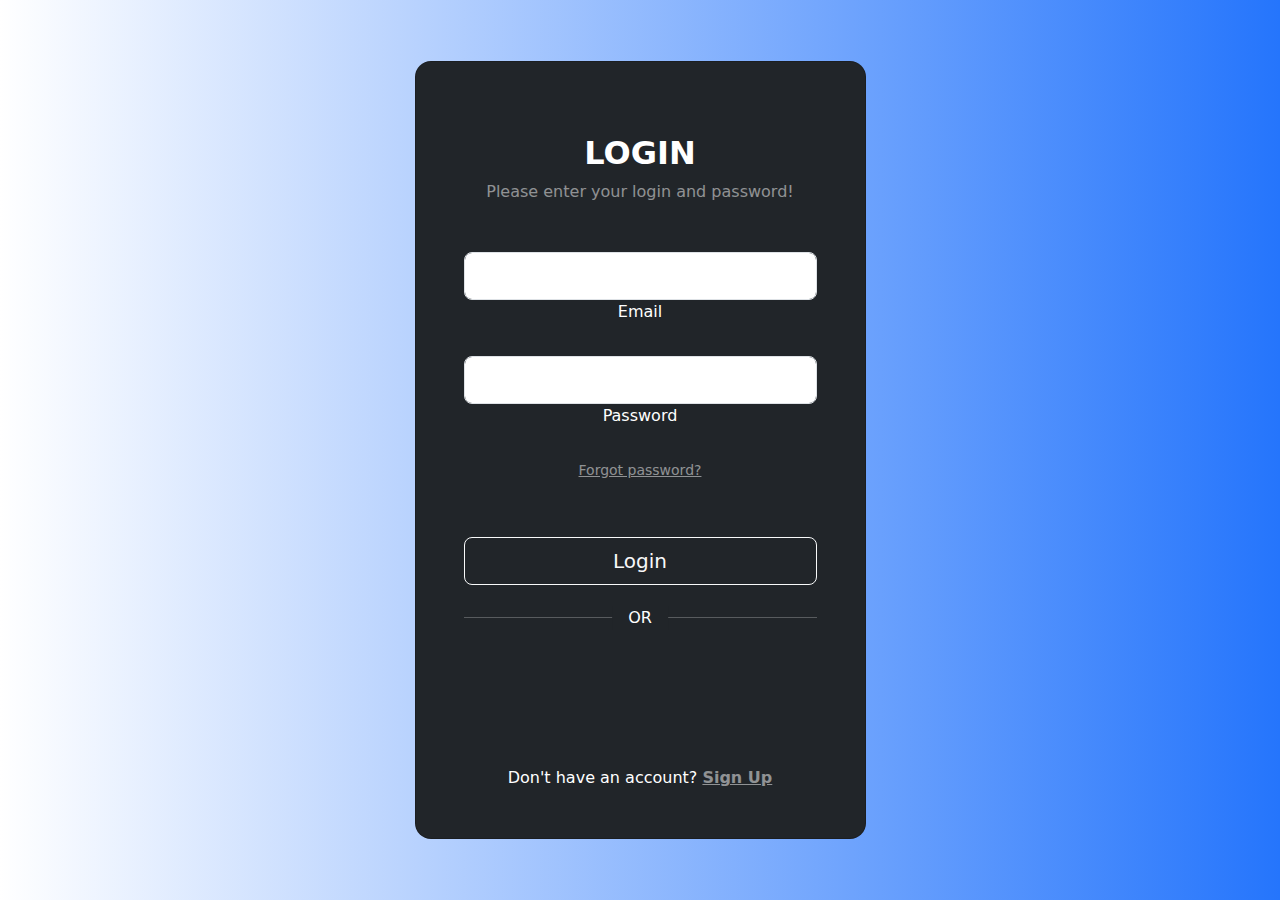
<file: index.html>
<!DOCTYPE html>
<html lang="es">

<head>
    <meta charset="UTF-8">
    <meta name="viewport" content="width=device-width, initial-scale=1.0">
    <link href="https://cdn.jsdelivr.net/npm/bootstrap@5.3.3/dist/css/bootstrap.min.css" rel="stylesheet"
        integrity="sha384-QWTKZyjpPEjISv5WaRU9OFeRpok6YctnYmDr5pNlyT2bRjXh0JMhjY6hW+ALEwIH" crossorigin="anonymous">
    <link rel="stylesheet" href="css/index.css">
    <title>KidsTube</title>
    <!-- Add Google Sign-In API script -->
    <script src="https://accounts.google.com/gsi/client" async defer></script>
</head>

<body>
    <section class="vh-100 gradient-custom">
        <div class="container py-5 h-100">
          <div class="row d-flex justify-content-center align-items-center h-100">
            <div class="col-12 col-md-8 col-lg-6 col-xl-5">
              <div class="card bg-dark text-white" style="border-radius: 1rem;">
                <div class="card-body p-5 text-center">
      
                  <div class="mb-md-5 mt-md-4 pb-5">
      
                    <h2 class="fw-bold mb-2 text-uppercase">Login</h2>
                    <p class="text-white-50 mb-5">Please enter your login and password!</p>
      
                    <div data-mdb-input-init class="form-outline form-white mb-4">
                      <input type="email" id="email" class="form-control form-control-lg" />
                      <label class="form-label" for="email">Email</label>
                    </div>
      
                    <div data-mdb-input-init class="form-outline form-white mb-4">
                      <input type="password" id="password" class="form-control form-control-lg" />
                      <label class="form-label" for="password">Password</label>
                    </div>
      
                    <p class="small mb-5 pb-lg-2"><a class="text-white-50" href="#!">Forgot password?</a></p>
      
                    <button class="btn btn-outline-light btn-lg px-5 mb-3 w-100" type="button" onclick="loginUser()">Login</button>

                    <!-- Google Sign-In Button -->
                    <div class="my-3 position-relative">
                      <hr class="text-white">
                      <span class="position-absolute top-50 start-50 translate-middle px-3 bg-dark text-white">OR</span>
                    </div>
                    
                    <div id="g_id_onload"
                         data-client_id="YOUR_GOOGLE_CLIENT_ID"
                         data-context="signin"
                         data-callback="handleGoogleSignIn"
                         data-auto_select="false"
                         data-itp_support="true">
                    </div>
                    
                    <div class="g_id_signin"
                         data-type="standard"
                         data-size="large"
                         data-theme="outline"
                         data-text="sign_in_with"
                         data-shape="rectangular"
                         data-logo_alignment="center"
                         data-width="100%">
                    </div>
                    
                    <div class="d-flex justify-content-center text-center mt-4 pt-1">
                      <a href="#!" class="text-white"><i class="fab fa-facebook-f fa-lg"></i></a>
                      <a href="#!" class="text-white"><i class="fab fa-twitter fa-lg mx-4 px-2"></i></a>
                      <a href="#!" class="text-white"><i class="fab fa-google fa-lg"></i></a>
                    </div>
                  </div>
      
                  <div>
                    <p class="mb-0">Don't have an account? <a href="./views/register.html" class="text-white-50 fw-bold">Sign Up</a>
                    </p>
                  </div>
      
                </div>
              </div>
            </div>
          </div>
        </div>
      </section>
      
      <!-- Bootstrap JS for modals -->
      <script src="https://cdn.jsdelivr.net/npm/bootstrap@5.3.3/dist/js/bootstrap.bundle.min.js"></script>
      <script src="scripts/loginUser.js"></script>
      <script src="scripts/googleAuth.js"></script>
</body>

</html>
</file>
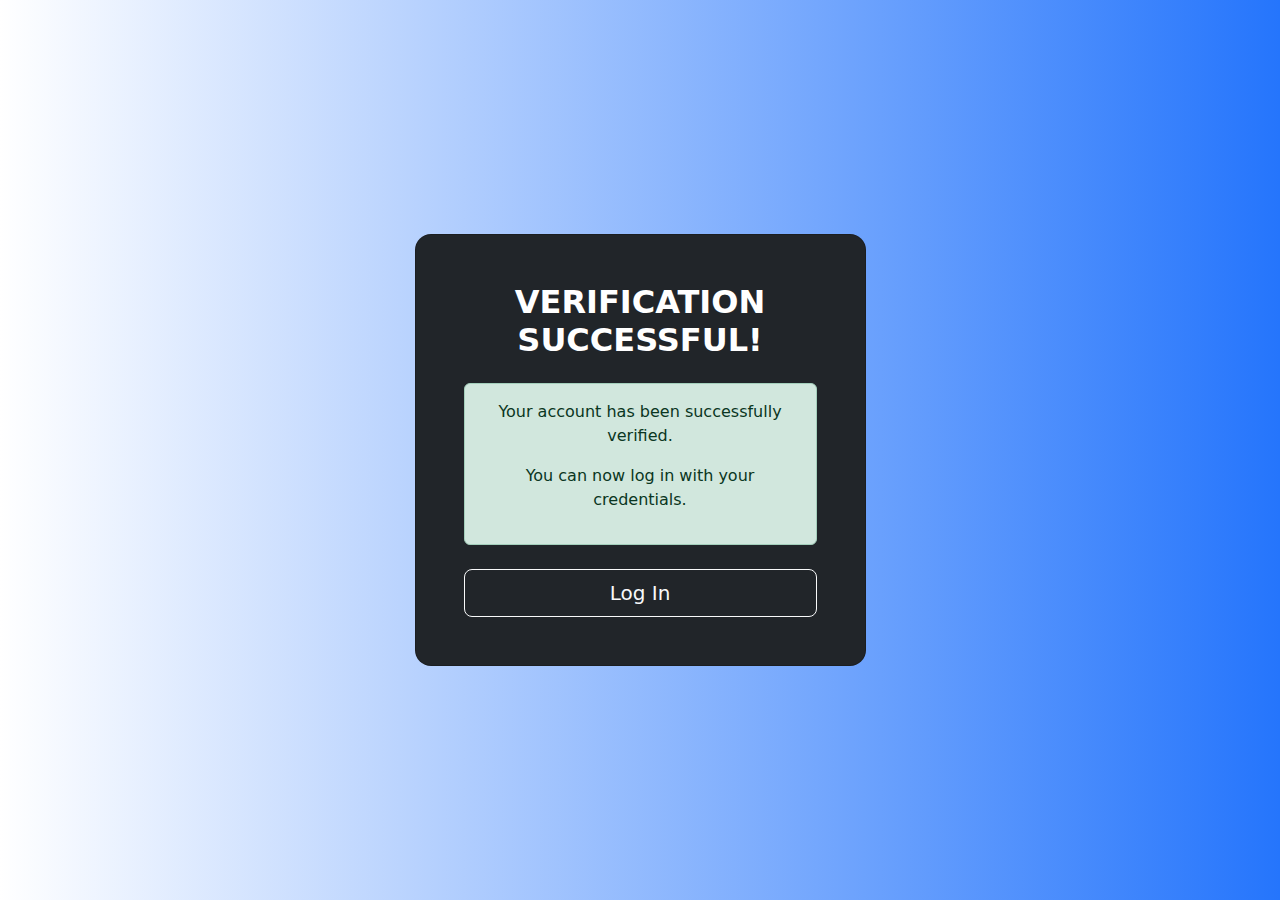
<file: verified.html>
<!DOCTYPE html>
<html lang="en">

<head>
    <meta charset="UTF-8">
    <meta name="viewport" content="width=device-width, initial-scale=1.0">
    <link href="https://cdn.jsdelivr.net/npm/bootstrap@5.3.3/dist/css/bootstrap.min.css" rel="stylesheet"
        integrity="sha384-QWTKZyjpPEjISv5WaRU9OFeRpok6YctnYmDr5pNlyT2bRjXh0JMhjY6hW+ALEwIH" crossorigin="anonymous">
    <link rel="stylesheet" href="css/index.css">
    <title>Account Verified - KidsTube</title>
</head>

<body>
    <section class="vh-100 gradient-custom">
        <div class="container py-5 h-100">
            <div class="row d-flex justify-content-center align-items-center h-100">
                <div class="col-12 col-md-8 col-lg-6 col-xl-5">
                    <div class="card bg-dark text-white" style="border-radius: 1rem;">
                        <div class="card-body p-5 text-center">
                            <h2 class="fw-bold mb-4 text-uppercase">Verification Successful!</h2>
                            
                            <div class="alert alert-success mb-4">
                                <i class="fas fa-check-circle fa-3x mb-3"></i>
                                <p>Your account has been successfully verified.</p>
                                <p id="userEmail"></p>
                                <p>You can now log in with your credentials.</p>
                            </div>

                            <a href="index.html" class="btn btn-outline-light btn-lg px-5 w-100">
                                Log In
                            </a>
                        </div>
                    </div>
                </div>
            </div>
        </div>
    </section>
    
    <script>
        document.addEventListener('DOMContentLoaded', function() {
            // Get email from URL query parameter
            const params = new URLSearchParams(window.location.search);
            const email = params.get('email');
            const verified = params.get('verified');
            
            if (email && verified === 'true') {
                document.getElementById('userEmail').textContent = `Email: ${email}`;
            }
        });
    </script>
</body>
</html>
</file>
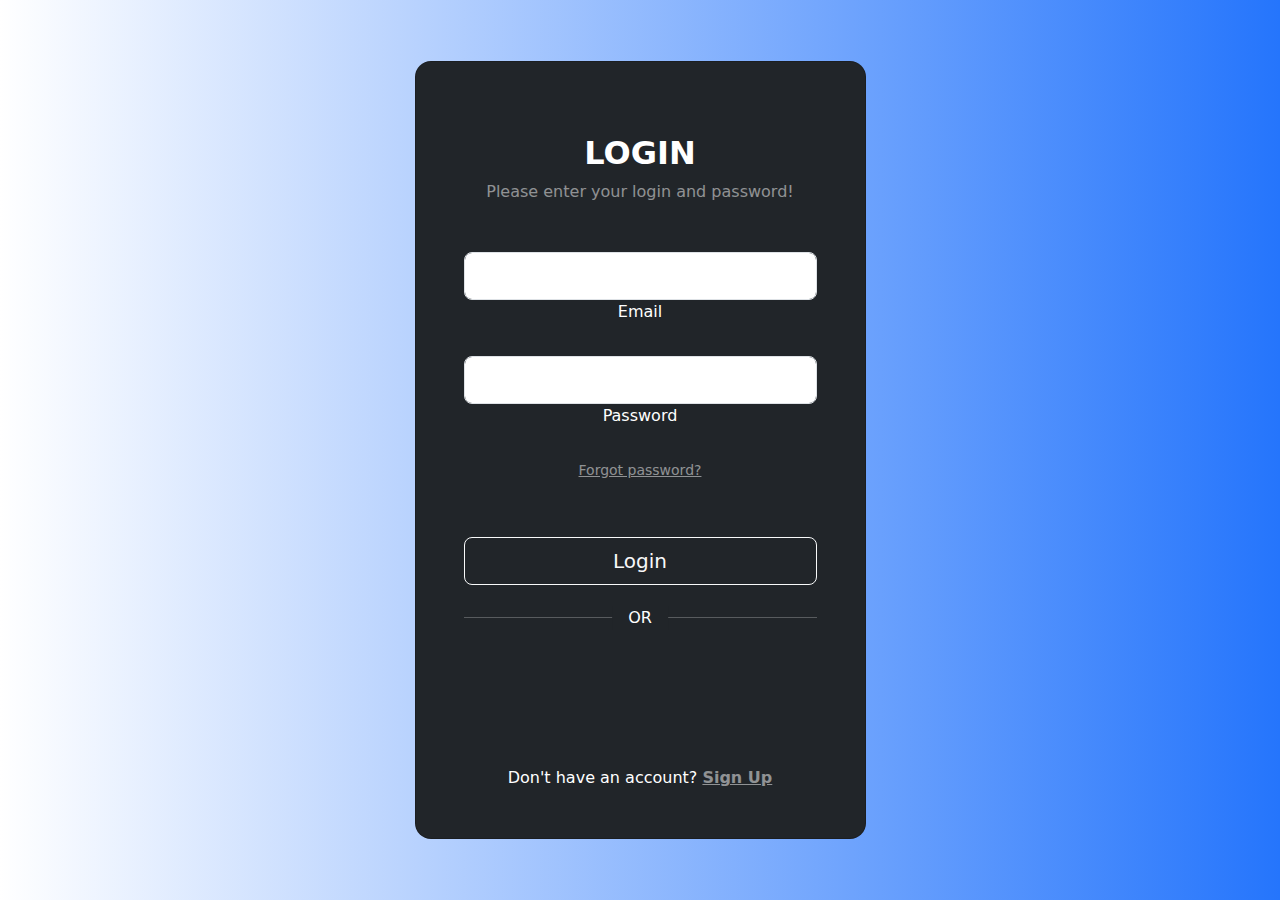
<file: views/complete-profile.html>
<!DOCTYPE html>
<html lang="en">
<head>
    <meta charset="UTF-8">
    <meta name="viewport" content="width=device-width, initial-scale=1.0">
    <link href="https://cdn.jsdelivr.net/npm/bootstrap@5.3.3/dist/css/bootstrap.min.css" rel="stylesheet">
    <link rel="stylesheet" href="../css/index.css">
    <title>Complete Your Profile - KidsTube</title>
</head>
<body>
    <section class="vh-100 gradient-custom">
        <div class="container py-5 h-100">
            <div class="row d-flex justify-content-center align-items-center h-100">
                <div class="col-12 col-md-10 col-lg-8 col-xl-6">
                    <div class="card bg-dark text-white" style="border-radius: 1rem;">
                        <div class="card-body p-5 text-center">
                            <h2 class="fw-bold mb-4 text-uppercase">Complete Your Profile</h2>
                            <p class="text-white-50 mb-4">Please provide the following information to complete your registration</p>

                            <form id="completeProfileForm">
                                <div class="row">
                                    <div class="col-md-6">
                                        <div class="form-outline form-white mb-4">
                                            <input type="tel" id="phone" class="form-control" required />
                                            <label class="form-label" for="phone">Phone Number *</label>
                                        </div>
                                    </div>
                                    <div class="col-md-6">
                                        <div class="form-outline form-white mb-4">
                                            <input type="date" id="birthDate" class="form-control" required />
                                            <label class="form-label" for="birthDate">Date of Birth *</label>
                                        </div>
                                    </div>
                                </div>

                                <div class="form-outline form-white mb-4">
                                    <label class="form-label" for="country">Country *</label>
                                    <select class="form-select" id="country" required>
                                        <option value="" disabled selected>Select your country</option>
                                        <!-- Countries will be loaded dynamically -->
                                    </select>
                                </div>

                                <div class="form-outline form-white mb-4">
                                    <input type="password" id="pin" class="form-control" required maxlength="6" />
                                    <label class="form-label" for="pin">PIN (6 digits) *</label>
                                    <small class="form-text text-light">Create a 6-digit PIN for administrative access</small>
                                </div>

                                <button id="submitBtn" class="btn btn-outline-light btn-lg px-5 w-100" type="button" onclick="completeProfile()">
                                    Complete Registration
                                </button>
                            </form>
                        </div>
                    </div>
                </div>
            </div>
        </div>
    </section>

    <script src="https://cdn.jsdelivr.net/npm/bootstrap@5.3.3/dist/js/bootstrap.bundle.min.js"></script>
    <script src="../scripts/completeProfile.js"></script>
</body>
</html>
</file>
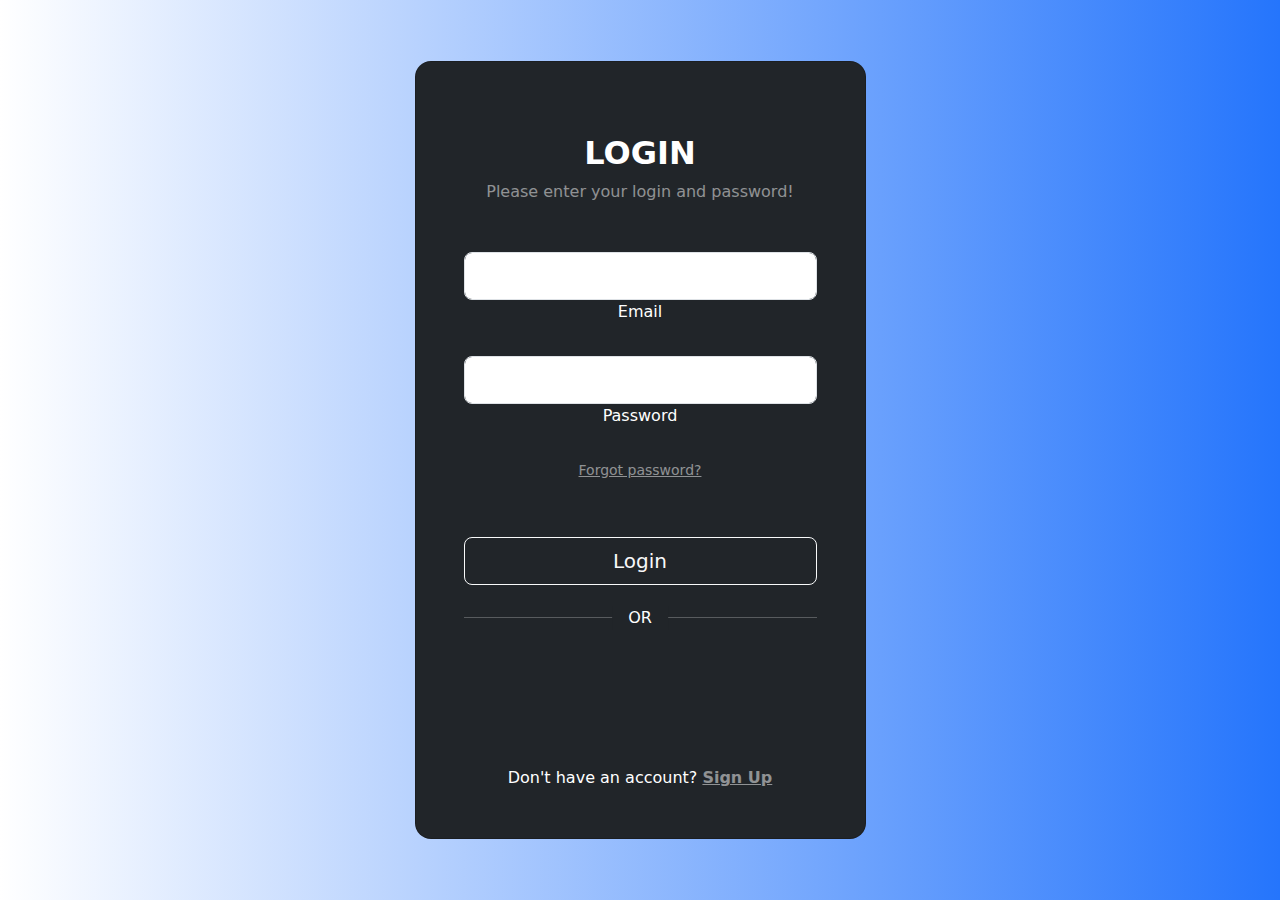
<file: views/playlist-videos.html>
<!DOCTYPE html>
<html lang="en">
<head>
    <meta charset="UTF-8">
    <meta name="viewport" content="width=device-width, initial-scale=1.0">
    <title>Playlist Videos</title>
    <!-- Add the auth script before any other scripts -->
    <script src="../utils/auth.js"></script>
    <link href="https://cdn.jsdelivr.net/npm/bootstrap@5.3.0/dist/css/bootstrap.min.css" rel="stylesheet">
</head>
<body>
    <!-- Navbar placeholder -->
    <div id="navbar-placeholder"></div>

    <!-- Main Container -->
    <div class="container mt-4">
        <div class="d-flex justify-content-between align-items-center mb-4">
            <h2 id="playlistName">Playlist Videos</h2>
            <a href="playlist.html" class="btn btn-secondary">Back to Playlists</a>
        </div>
        
        <button class="btn btn-primary mb-3" data-bs-toggle="modal" data-bs-target="#addVideoModal">Add Video to Playlist</button>
        
        <div class="row" id="videosContainer">
            <!-- Videos will be populated dynamically -->
            <div class="col-12 text-center" id="noVideosMessage">
                <div class="alert alert-info">No videos in this playlist. Click "Add Video to Playlist" to add videos.</div>
            </div>
        </div>
    </div>

    <!-- Add Video Modal -->
    <div class="modal fade" id="addVideoModal" tabindex="-1" aria-labelledby="addVideoModalLabel" aria-hidden="true">
        <div class="modal-dialog">
            <div class="modal-content">
                <div class="modal-header">
                    <h5 class="modal-title" id="addVideoModalLabel">Add Video to Playlist</h5>
                    <button type="button" class="btn-close" data-bs-dismiss="modal" aria-label="Close"></button>
                </div>
                <div class="modal-body">
                    <div class="form-group mb-3">
                        <label for="videoSelect">Select Video</label>
                        <select class="form-select" id="videoSelect">
                            <!-- Available videos will be populated dynamically -->
                        </select>
                    </div>
                    <div class="text-center">
                        <h6>- OR -</h6>
                    </div>
                    <div class="form-group mb-3">
                        <label for="newVideoName">Add New Video</label>
                        <input type="text" class="form-control mb-2" id="newVideoName" placeholder="Video Name">
                        <input type="url" class="form-control mb-2" id="newVideoUrl" placeholder="YouTube URL">
                        <textarea class="form-control" id="newVideoDescription" placeholder="Description (optional)"></textarea>
                    </div>
                </div>
                <div class="modal-footer">
                    <button type="button" class="btn btn-secondary" data-bs-dismiss="modal">Cancel</button>
                    <button type="button" class="btn btn-primary" onclick="addVideoToPlaylist()">Add to Playlist</button>
                </div>
            </div>
        </div>
    </div>
    <script src="../components/navbar.js"></script>
    <script src="../scripts/playlist-videos.js"></script>
    <script src="https://cdn.jsdelivr.net/npm/bootstrap@5.3.0/dist/js/bootstrap.bundle.min.js"></script>
</body>
</html>
</file>
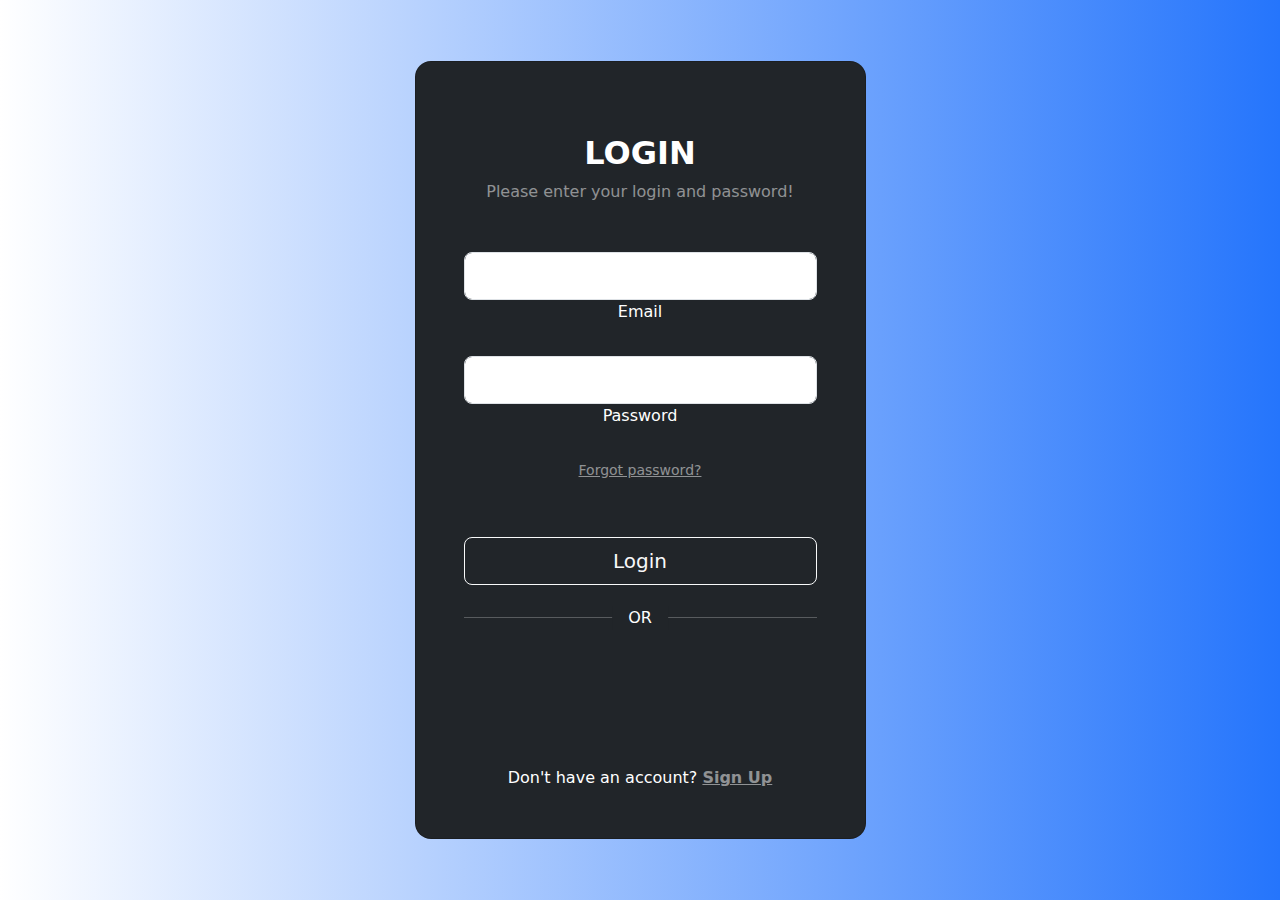
<file: views/playlist.html>
<!DOCTYPE html>
<html lang="en">
<head>
    <meta charset="UTF-8">
    <meta name="viewport" content="width=device-width, initial-scale=1.0">
    <title>Playlist Management</title>
    <!-- Add the auth script before any other scripts -->
    <script src="../utils/auth.js"></script>
    <link href="https://cdn.jsdelivr.net/npm/bootstrap@5.3.0/dist/css/bootstrap.min.css" rel="stylesheet">
</head>
<body>
    <!-- Navbar placeholder -->
    <div id="navbar-placeholder"></div>

    <!-- Main Container -->
    <div class="container mt-4">
        <h2 class="mb-4">Playlist Management</h2>
        <button class="btn btn-primary mb-3" data-bs-toggle="modal" data-bs-target="#playlistModal">Add New Playlist</button>
        
        <!-- Playlist Table -->
        <table class="table table-bordered">
            <thead class="table-dark">
                <tr>
                    <th>Name</th>
                    <th>Associated Profiles</th>
                    <th>Total Videos</th>
                    <th>Actions</th>
                </tr>
            </thead>
            <tbody id="playlistTable">
                <!-- Playlists will be populated dynamically -->
            </tbody>
        </table>
    </div>

    <!-- Playlist Modal -->
    <div class="modal fade" id="playlistModal" tabindex="-1" aria-labelledby="playlistModalLabel" aria-hidden="true">
        <div class="modal-dialog">
            <div class="modal-content">
                <div class="modal-header">
                    <h5 class="modal-title" id="playlistModalLabel">Add/Edit Playlist</h5>
                    <button type="button" class="btn-close" data-bs-dismiss="modal"></button>
                </div>
                <div class="modal-body">
                    <form>
                        <input type="hidden" id="playlistId">
                        <div class="mb-3">
                            <label class="form-label">Playlist Name *</label>
                            <input type="text" class="form-control" id="name" required>
                        </div>
                        <div class="mb-3">
                            <label class="form-label">Associated Profiles *</label>
                            <select multiple class="form-select" id="profiles" required>
                                <!-- Profiles will be populated dynamically -->
                            </select>
                            <small class="form-text text-muted">Hold Ctrl/Cmd to select multiple profiles</small>
                        </div>
                        <button type="button" class="btn btn-success" onclick="createPlaylist()">Save</button>
                    </form>
                </div>
            </div>
        </div>
    </div>

    <script src="../components/navbar.js"></script>
    <script src="../scripts/playlists.js"></script>
    <script src="https://cdn.jsdelivr.net/npm/bootstrap@5.3.0/dist/js/bootstrap.bundle.min.js"></script>
</body>
</html>
</file>
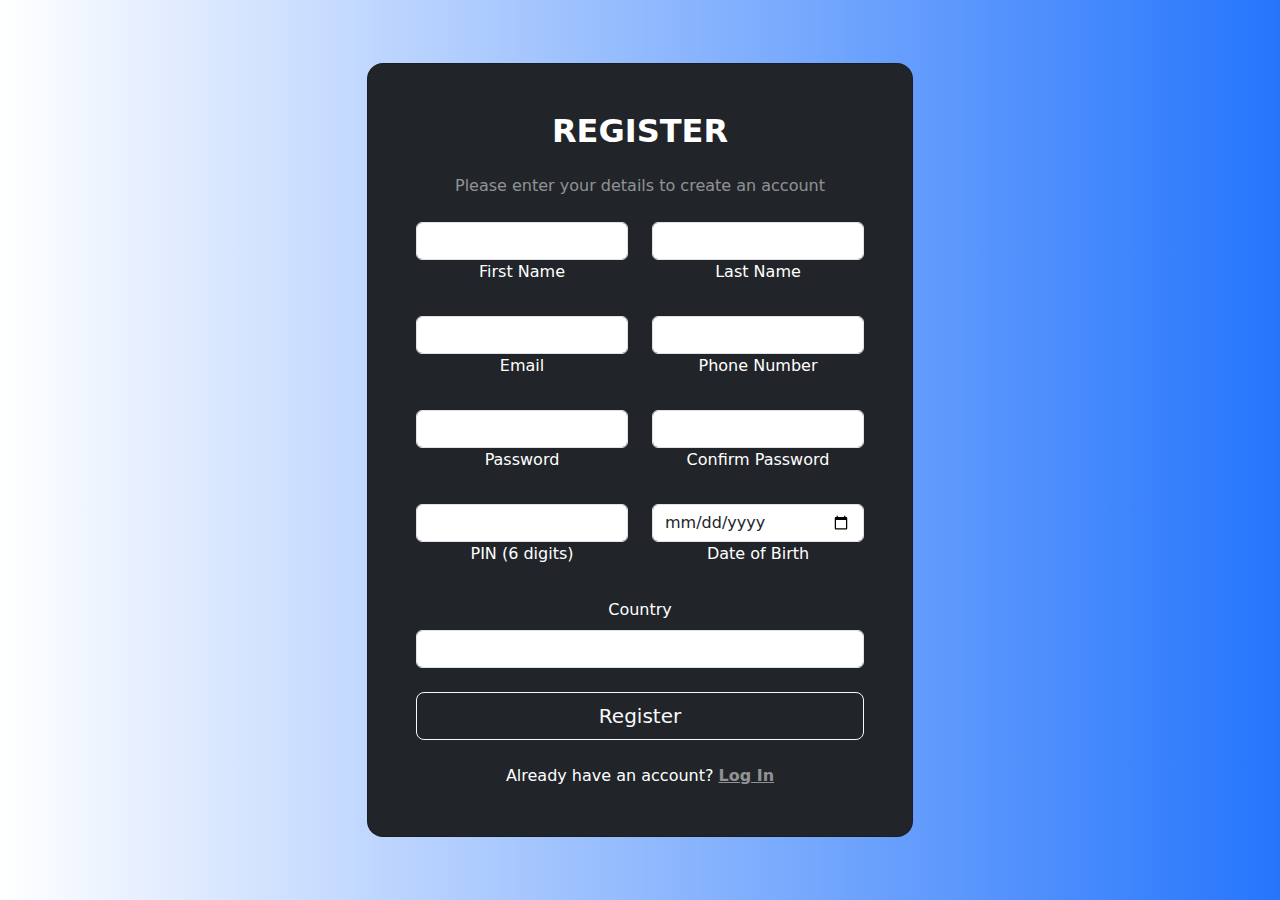
<file: views/register.html>
<!DOCTYPE html>
<html lang="en">

<head>
    <meta charset="UTF-8">
    <meta name="viewport" content="width=device-width, initial-scale=1.0">
    <link href="https://cdn.jsdelivr.net/npm/bootstrap@5.3.3/dist/css/bootstrap.min.css" rel="stylesheet"
        integrity="sha384-QWTKZyjpPEjISv5WaRU9OFeRpok6YctnYmDr5pNlyT2bRjXh0JMhjY6hW+ALEwIH" crossorigin="anonymous">
    <link rel="stylesheet" href="../css/index.css">
    <title>Register - KidsTube</title>
</head>

<body>
    <section class="vh-100 gradient-custom">
        <div class="container py-5 h-100">
            <div class="row d-flex justify-content-center align-items-center h-100">
                <div class="col-12 col-md-10 col-lg-8 col-xl-6">
                    <div class="card bg-dark text-white" style="border-radius: 1rem;">
                        <div class="card-body p-5 text-center">

                            <h2 class="fw-bold mb-4 text-uppercase">Register</h2>
                            <p class="text-white-50 mb-4">Please enter your details to create an account</p>

                            <form action="" method="post">
                                <div class="row">
                                    <div class="col-md-6">
                                        <div class="form-outline form-white mb-4">
                                            <input type="text" id="firstName" class="form-control" required />
                                            <label class="form-label" for="firstName">First Name</label>
                                        </div>
                                    </div>
                                    <div class="col-md-6">
                                        <div class="form-outline form-white mb-4">
                                            <input type="text" id="lastName" class="form-control" required />
                                            <label class="form-label" for="lastName">Last Name</label>
                                        </div>
                                    </div>
                                </div>

                                <div class="row">
                                    <div class="col-md-6">
                                        <div class="form-outline form-white mb-4">
                                            <input type="email" id="email" class="form-control" required />
                                            <label class="form-label" for="email">Email</label>
                                        </div>
                                    </div>
                                    <div class="col-md-6">
                                        <div class="form-outline form-white mb-4">
                                            <input type="tel" id="phone" class="form-control" required />
                                            <label class="form-label" for="phone">Phone Number</label>
                                        </div>
                                    </div>
                                </div>

                                <div class="row">
                                    <div class="col-md-6">
                                        <div class="form-outline form-white mb-4">
                                            <input type="password" id="password" class="form-control" required />
                                            <label class="form-label" for="password">Password</label>
                                        </div>
                                    </div>
                                    <div class="col-md-6">
                                        <div class="form-outline form-white mb-4">
                                            <input type="password" id="confirmPassword" class="form-control" required />
                                            <label class="form-label" for="confirmPassword">Confirm Password</label>
                                        </div>
                                    </div>
                                </div>

                                <div class="row">
                                    <div class="col-md-6">
                                        <div class="form-outline form-white mb-4">
                                            <input type="text" id="pin" class="form-control" required maxlength="6" />
                                            <label class="form-label" for="pin">PIN (6 digits)</label>
                                        </div>
                                    </div>
                                    <div class="col-md-6">
                                        <div class="form-outline form-white mb-4">
                                            <input type="date" id="birthDate" class="form-control" required />
                                            <label class="form-label" for="birthDate">Date of Birth</label>
                                        </div>
                                    </div>
                                </div>

                                <div class="form-outline form-white mb-4">
                                    <label class="form-label" for="country">Country</label>
                                    <select class="form-select" id="country" required>
                                        <option value="" disabled selected>Select your country</option>
                                        <!-- Countries will be loaded dynamically -->
                                    </select>
                                </div>
                                <button class="btn btn-outline-light btn-lg px-5 w-100" type="button" onclick="registerUser()">Register</button>
                            </form>

                            <div class="mt-4">
                                <p class="mb-0">Already have an account? <a href="../index.html" class="text-white-50 fw-bold">Log In</a></p>
                            </div>

                        </div>
                    </div>
                </div>
            </div>
        </div>
    </section>
    <script src="../scripts/registerUser.js"></script>
</body>
</html>
</file>
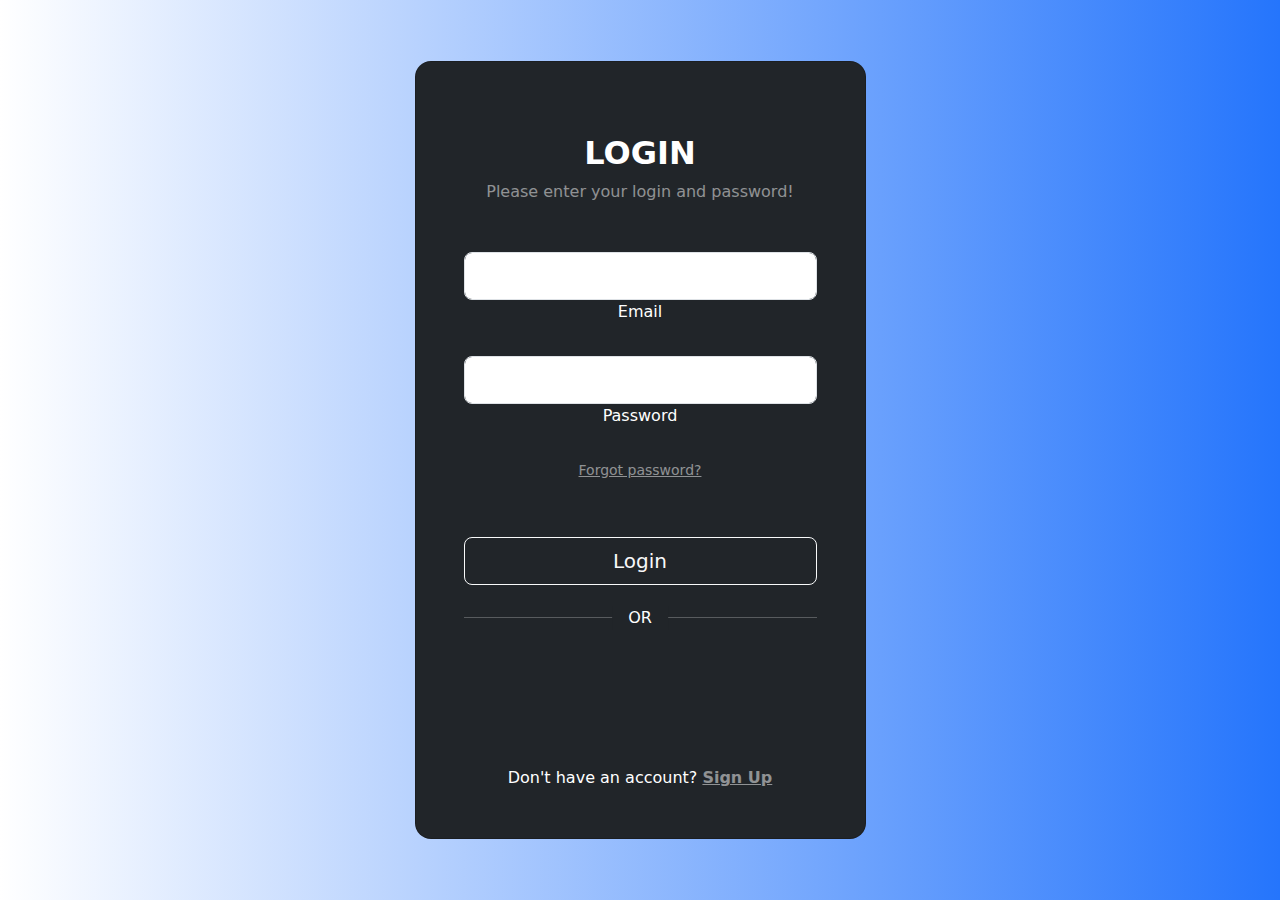
<file: views/restricted-users.html>
<!DOCTYPE html>
<html lang="en">

<head>
    <meta charset="UTF-8">
    <meta name="viewport" content="width=device-width, initial-scale=1.0">
    <title>Restricted Users Management - KidsTube</title>
    <!-- Add the auth script before any other scripts -->
    <script src="../utils/auth.js"></script>
    <link href="https://cdn.jsdelivr.net/npm/bootstrap@5.3.3/dist/css/bootstrap.min.css" rel="stylesheet">
    <link rel="stylesheet" href="../css/dashboard.css">
</head>

<body>
    <!-- Navbar placeholder -->
    <div id="navbar-placeholder"></div>

    <div class="container mt-4">
        <h2 class="mb-4">Restricted Users Management</h2>
        <button class="btn btn-primary mb-3" data-bs-toggle="modal" data-bs-target="#userModal">Add New User</button>
        
        <div class="row" id="users-container">
            <!-- Users will be populated dynamically -->
            <div class="col-12 text-center" id="no-users-message">
                <div class="alert alert-info">
                    No restricted users found. Click "Add New User" to create one.
                </div>
            </div>
        </div>
    </div>

    <!-- User Modal -->
    <div class="modal fade" id="userModal" tabindex="-1" aria-labelledby="userModalLabel" aria-hidden="true">
        <div class="modal-dialog">
            <div class="modal-content">
                <div class="modal-header">
                    <h5 class="modal-title" id="userModalLabel">Add/Edit Restricted User</h5>
                    <button type="button" class="btn-close" data-bs-dismiss="modal" aria-label="Close"></button>
                </div>
                <div class="modal-body">
                    <form id="userForm">
                        <input type="hidden" id="userId">
                        <div class="mb-3">
                            <label class="form-label">Full Name *</label>
                            <input type="text" class="form-control" id="fullName" required>
                        </div>
                        <div class="mb-3">
                            <label class="form-label">PIN (6 digits) <span id="pinRequiredIndicator">*</span></label>
                            <input type="text" class="form-control" id="pin" maxlength="6" pattern="[0-9]{6}">
                            <small class="form-text text-muted" id="pinHelpText">Required for new users. When editing, leave blank to keep the current PIN.</small>
                        </div>
                        <div class="mb-3">
                            <label class="form-label">Avatar *</label>
                            <div class="avatar-selector" id="avatarSelector">
                                <!-- Avatars will be loaded dynamically -->
                            </div>
                            <input type="hidden" id="selectedAvatar" required>
                        </div>
                        <button type="button" class="btn btn-success" onclick="saveUser()">Save</button>
                    </form>
                </div>
            </div>
        </div>
    </div>

    <script src="https://cdn.jsdelivr.net/npm/bootstrap@5.3.3/dist/js/bootstrap.bundle.min.js"></script>
    <script src="../components/navbar.js"></script>
    <script src="../scripts/restricted-users.js"></script>
</body>

</html>
</file>
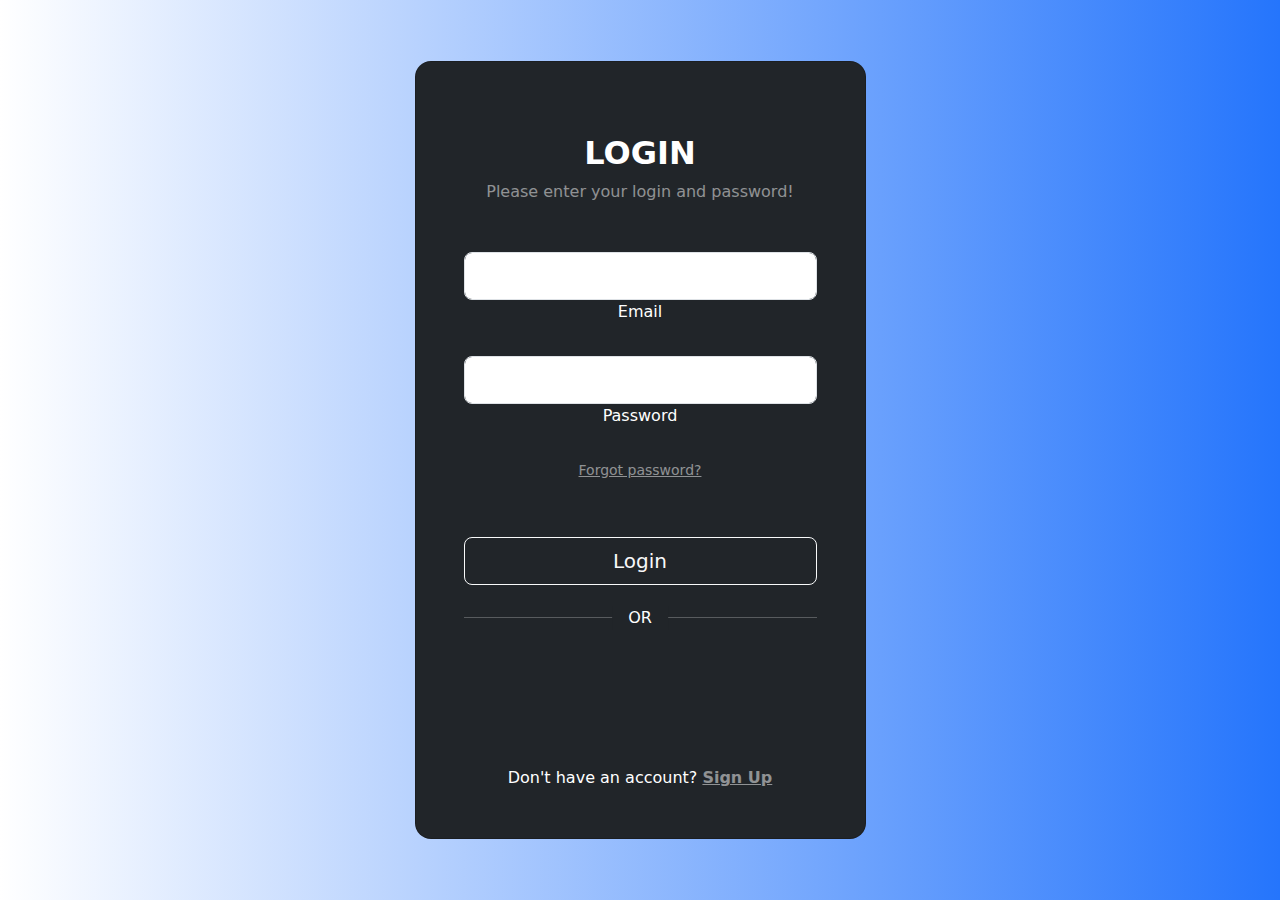
<file: views/user-playlist.html>
<!DOCTYPE html>
<html lang="en">

<head>
    <meta charset="UTF-8">
    <meta name="viewport" content="width=device-width, initial-scale=1.0">
    <title>My Playlists - KidsTube</title>
    <!-- Add the auth script before any other scripts -->
    <script src="../utils/auth.js"></script>
    <link href="https://cdn.jsdelivr.net/npm/bootstrap@5.3.3/dist/css/bootstrap.min.css" rel="stylesheet">
    <link rel="stylesheet" href="../css/userplaylist.css">
</head>

<body>
    <nav class="navbar navbar-expand-lg navbar-dark bg-dark">
        <div class="container-fluid">
            <a class="navbar-brand" href="#">KidsTube</a>
            <button class="navbar-toggler" type="button" data-bs-toggle="collapse" data-bs-target="#navbarNav"
                aria-controls="navbarNav" aria-expanded="false" aria-label="Toggle navigation">
                <span class="navbar-toggler-icon"></span>
            </button>
            <div class="collapse navbar-collapse" id="navbarNav">
                <ul class="navbar-nav ms-auto">
                    <li class="nav-item">
                        <div class="input-group">
                            <input type="text" class="form-control" placeholder="Search videos..." id="searchInput">
                            <button class="btn btn-primary" type="button" onclick="searchVideos()">Search 🔎</button>
                        </div>
                    </li>
                    <li class="nav-item ms-2">
                        <a class="nav-link btn btn-danger text-white" href="main.html">Exit</a>
                    </li>
                </ul>
            </div>
        </div>
    </nav>

    <div class="container mt-4">
        <div id="playlistsView">
            <h2 class="mb-4">My Playlists</h2>
            <div class="row" id="playlistsContainer">
                <!-- Playlists will be loaded dynamically -->
            </div>
        </div>
        
        <div id="videosView" style="display: none;">
            <button class="btn btn-secondary back-button" onclick="showPlaylists()">← Back to Playlists</button>
            <h2 class="mb-4" id="currentPlaylistName">Playlist Videos</h2>
            <div class="row" id="videosContainer">
                <!-- Videos will be loaded dynamically -->
            </div>
        </div>
        
        <div id="searchResultsView" style="display: none;">
            <button class="btn btn-secondary back-button" onclick="showPlaylists()">← Back to Playlists</button>
            <h2 class="mb-4">Search Results</h2>
            <div class="row" id="searchResultsContainer">
                <!-- Search results will be loaded dynamically -->
            </div>
        </div>
    </div>

    <script src="https://cdn.jsdelivr.net/npm/bootstrap@5.3.3/dist/js/bootstrap.bundle.min.js"></script>
    <script src="../scripts/user-playlist.js"></script>
</body>

</html>
</file>
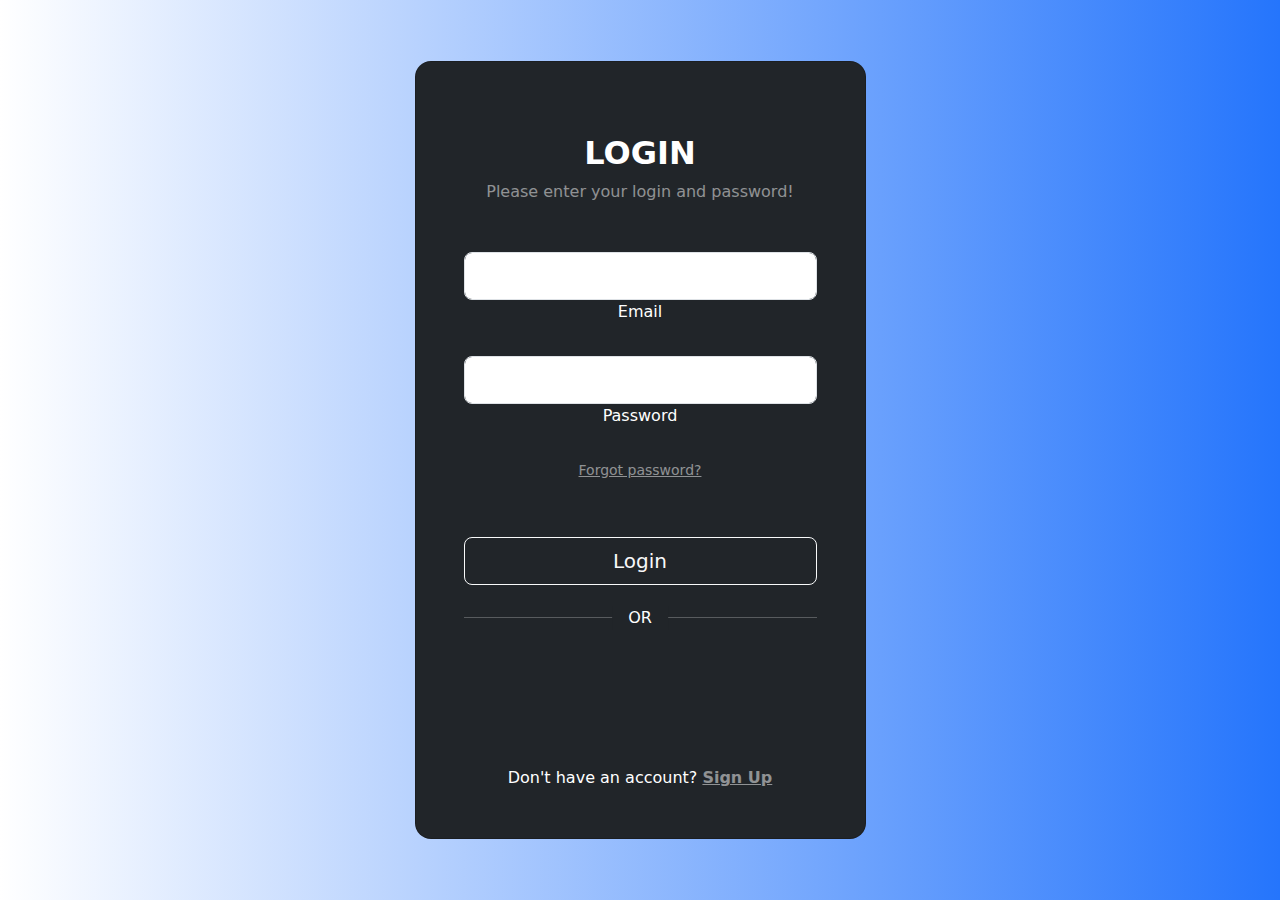
<file: views/videos.html>
<!DOCTYPE html>
<html lang="en">

<head>
    <meta charset="UTF-8">
    <meta name="viewport" content="width=device-width, initial-scale=1.0">
    <title>Video Management</title>
    <!-- Add the auth script before any other scripts -->
    <script src="../utils/auth.js"></script>
    <link href="https://cdn.jsdelivr.net/npm/bootstrap@5.3.0/dist/css/bootstrap.min.css" rel="stylesheet">
</head>

<body>

    <!-- Navbar placeholder -->
    <div id="navbar-placeholder"></div>

    <!-- Main Container -->
    <div class="container mt-4">
        <h2 class="mb-4">Video Management</h2>
        <button class="btn btn-primary mb-3" data-bs-toggle="modal" data-bs-target="#videoModal">Add New Video</button>

        <!-- Video Table -->
        <table class="table table-bordered">
            <thead class="table-dark">
                <tr>
                    <th>Name</th>
                    <th>URL</th>
                    <th>Description</th>
                    <th>Actions</th>
                </tr>
            </thead>
            <tbody id="videoTable">
                <!-- Videos will be populated dynamically -->
            </tbody>
        </table>
    </div>

    <!-- Video Modal -->
    <!-- Video Modal -->
    <div class="modal fade" id="videoModal" tabindex="-1" aria-labelledby="videoModalLabel" aria-hidden="true">
        <div class="modal-dialog">
            <div class="modal-content">
                <div class="modal-header">
                    <h5 class="modal-title" id="videoModalLabel">Add/Edit Video</h5>
                    <button type="button" class="btn-close" data-bs-dismiss="modal"></button>
                </div>
                <div class="modal-body">
                    <form id="videoForm">
                        <input type="hidden" id="videoId">
                        <div class="mb-3">
                            <label class="form-label">Video Name *</label>
                            <input type="text" class="form-control" id="videoName" required>
                        </div>
                        <div class="mb-3">
                            <label class="form-label">YouTube URL *</label>
                            <input type="url" class="form-control" id="videoUrl" required>
                        </div>
                        <div class="mb-3">
                            <label class="form-label">Description</label>
                            <textarea class="form-control" id="videoDescription"></textarea>
                        </div>
                        <!-- Button for saving changes or creating new -->
                        <button type="button" class="btn btn-success" onclick="saveVideo()">Save</button>
                    </form>
                </div>
            </div>
        </div>
    </div>

    <script src="../components/navbar.js"></script>
    <script src="../scripts/videos.js"></script>
    <script src="https://cdn.jsdelivr.net/npm/bootstrap@5.3.0/dist/js/bootstrap.bundle.min.js"></script>
</body>

</html>
</file>
<file: css/index.css>
.gradient-custom {
    /* fallback for old browsers */
    background: #cb115f;
    
    /* Chrome 10-25, Safari 5.1-6 */
    background: -webkit-linear-gradient(to right, rgb(216, 7, 7), rgba(37, 117, 252, 1));
    
    /* W3C, IE 10+/ Edge, Firefox 16+, Chrome 26+, Opera 12+, Safari 7+ */
    background: linear-gradient(to right, rgb(255, 255, 255), rgba(37, 117, 252, 1))
    }
</file>
<file: css/dashboard.css>
.profile-card {
    border-radius: 10px;
    transition: all 0.3s ease;
    cursor: pointer;
    margin-bottom: 25px;
    box-shadow: 0 4px 8px rgba(0,0,0,0.1);
    overflow: hidden;
}

.profile-card:hover {
    transform: translateY(-5px);
    box-shadow: 0 8px 16px rgba(0,0,0,0.2);
}

.profile-image {
    width: 120px;
    height: 120px;
    margin: 20px auto;
    border-radius: 50%;
    overflow: hidden;
    border: 5px solid #f8f9fa;
}

.profile-image img {
    width: 100%;
    height: 100%;
    object-fit: cover;
    border-radius: 50%;
    background-color: #f8f9fa;
}

.profile-info {
    text-align: center;
    padding: 15px;
    background-color: #f8f9fa;
}

.profile-info h5 {
    margin-bottom: 0;
    font-weight: 600;
}

.avatar-selector {
    display: flex;
    flex-wrap: wrap;
    gap: 12px;
    margin-top: 15px;
    justify-content: center;
}

.avatar-option {
    width: 80px;
    height: 80px;
    border-radius: 50%;
    cursor: pointer;
    border: 3px solid transparent;
    overflow: hidden;
    transition: all 0.3s ease;
    box-shadow: 0 2px 5px rgba(0,0,0,0.1);
}

.avatar-option:hover {
    transform: scale(1.05);
    box-shadow: 0 4px 8px rgba(0,0,0,0.2);
}

.avatar-option.selected {
    border-color: #0d6efd;
    box-shadow: 0 0 0 4px rgba(13, 110, 253, 0.25);
}

.avatar-option img {
    width: 100%;
    height: 100%;
    object-fit: cover;
}
</file>
<file: css/userplaylist.css>
.playlist-card {
    border-radius: 10px;
    overflow: hidden;
    box-shadow: 0 4px 8px rgba(0,0,0,0.1);
    transition: transform 0.3s;
    cursor: pointer;
    height: 100%;
}

.playlist-card:hover {
    transform: translateY(-5px);
}

.playlist-header {
    background-color: #212529;
    color: white;
    padding: 15px;
}

.playlist-body {
    padding: 15px;
}

.video-card {
    border-radius: 10px;
    overflow: hidden;
    box-shadow: 0 4px 8px rgba(0,0,0,0.1);
    margin-bottom: 20px;
}

.video-thumbnail {
    position: relative;
    padding-bottom: 56.25%;
}

.video-thumbnail iframe {
    position: absolute;
    top: 0;
    left: 0;
    width: 100%;
    height: 100%;
    border: none;
}

.video-info {
    padding: 15px;
}

.back-button {
    margin-bottom: 20px;
}
</file>
